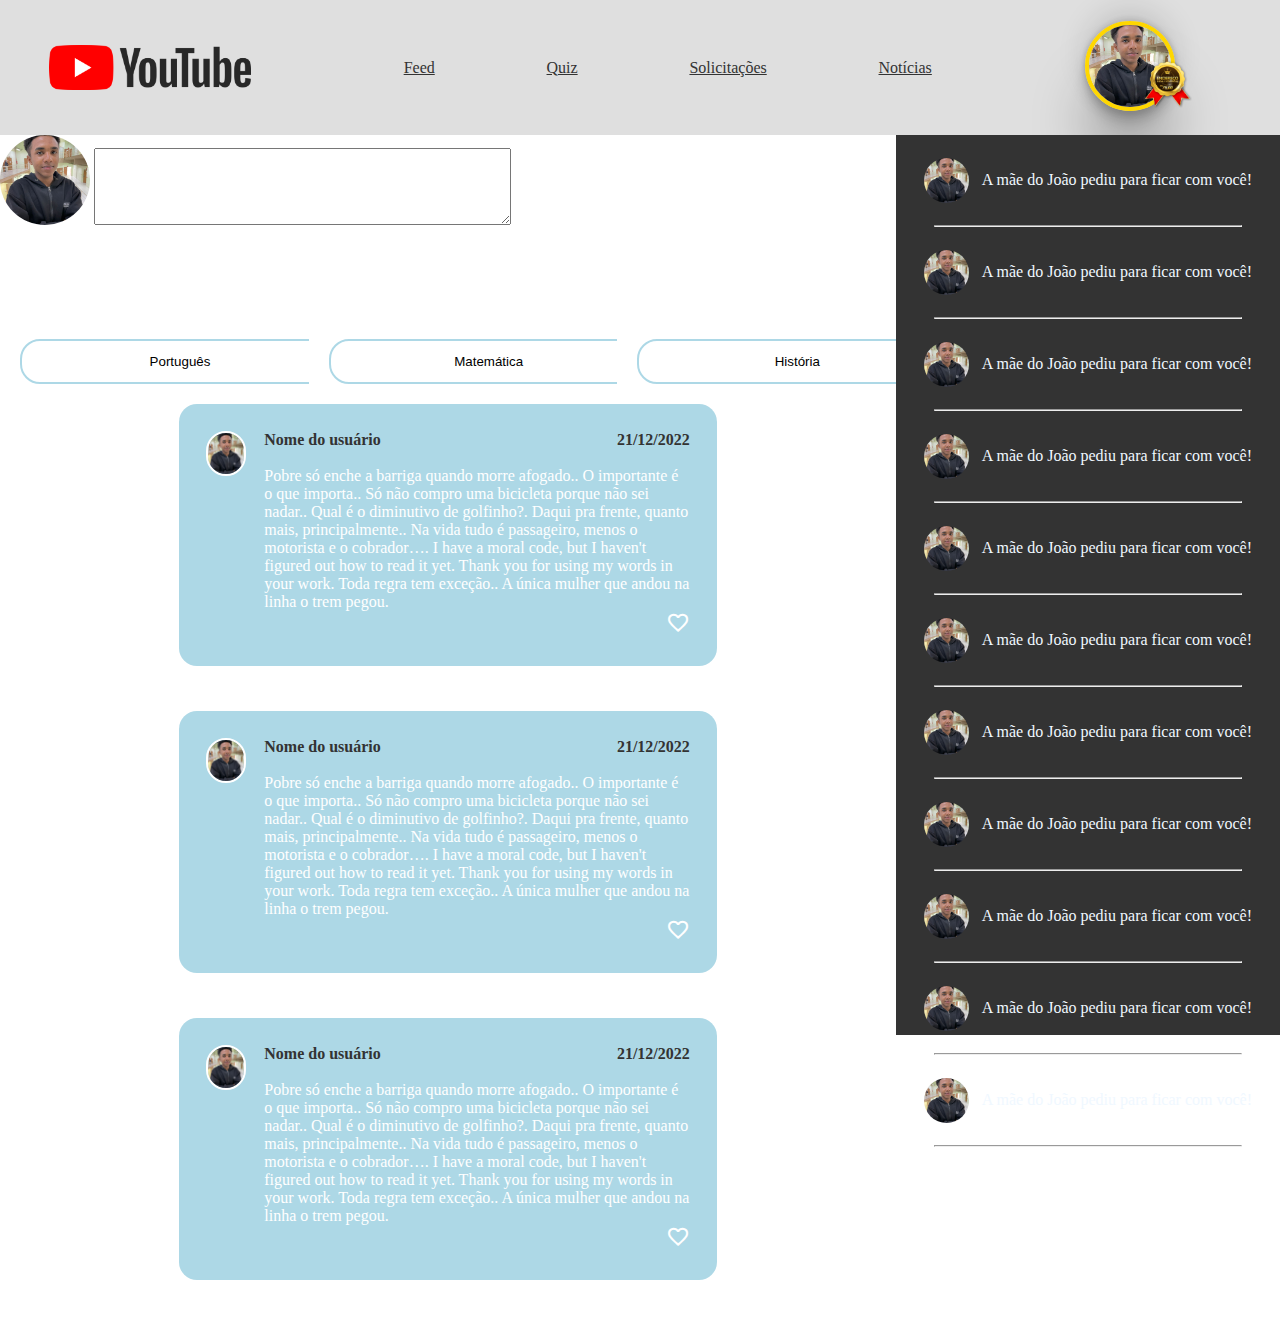
<file: index/index.html>
<!DOCTYPE html>
<html lang="pt-BR">
<head>
    <meta charset="UTF-8">
    <meta http-equiv="X-UA-Compatible" content="IE=edge">
    <meta name="viewport" content="width=device-width, initial-scale=1.0">
    <link rel="stylesheet" href="https://fonts.googleapis.com/css2?family=Material+Symbols+Outlined:opsz,wght,FILL,GRAD@20..48,100..700,0..1,-50..200" />
    <link rel="stylesheet" href="style.css">
    <link rel="stylesheet" href="/perfil/style.css">
    <link rel="shortcut icon" href="imgs/logo.png" type="image/x-icon">
    <link rel="stylesheet" href="https://cdn.jsdelivr.net/npm/swiper/swiper-bundle.min.css"/>
    <title>InfoTEC</title>
</head>
<body>
    <nav>
        <img src="imgs/logo.webp" alt="logo">
        <div class="navigation">
            <ul>
                <li><a href="">Feed</a></li>
                <li><a href="">Quiz</a></li>
                <li><a href="">Solicitações</a></li>
                <li><a href="">Notícias</a></li>
            </ul>
        </div>
            <div class="imgs">
                <img src="imgs/perfil.jpeg" alt="" class="foto_perfil">
                <img src="/patentes/ouro.png" alt="" class="patente">
            </div>
    </nav>

    <div id="home">
        <div class="left">
            <div class="criar_postagem">
                <img src="imgs/perfil.jpeg" alt="" class="foto_perfil">
                <textarea name="" id="" cols="50" rows="5"></textarea>
            </div>

            <div class="swiper mySwiper">
                <div class="swiper-wrapper">
                  <div class="swiper-slide">
                    <div class="opt1">
                        <input type="checkbox" name="port" id="port">
                        <button><label for="port">Português</label></button>
                    </div>
                  </div>

                  <div class="swiper-slide">
                    <div class="opt2">
                        <input type="checkbox" name="mat" id="mat">
                        <button><label for="mat">Matemática</label></button>
                    </div>
                  </div>

                  <div class="swiper-slide">
                    <div class="opt3">
                        <input type="checkbox" name="hist" id="hist">
                        <button><label for="hist">História</label></button>
                    </div>
                  </div>

                  <div class="swiper-slide">
                    <div class="opt4">
                        <input type="checkbox" name="geo" id="geo">
                        <button><label for="geo">Geografia</label></button>
                    </div>
                  </div>

                </div>
            </div>

            <div class="postagens">

                <div class="content_pergunta">
            
                    <img src="imgs/perfil.jpeg" alt="" class="foto_perfil">
            
                    <div class="pergunta">
                        <div class="titulo">
                            <p>Nome do usuário</p>
                            <p>21/12/2022</p>
                        </div>
            
                        <div class="texto">
                            <p>Pobre só enche a barriga quando morre afogado.. O importante é o que importa.. Só não compro uma bicicleta porque não sei nadar.. Qual é o diminutivo de golfinho?. Daqui pra frente, quanto mais, principalmente..
                                Na vida tudo é passageiro, menos o motorista e o cobrador…. I have a moral code, but I haven't figured out how to read it yet. Thank you for using my words in your work. Toda regra tem exceção.. A única mulher que andou na linha o trem pegou.</p>
                            <span class="material-symbols-outlined" style="text-align: end; width: 100%;">favorite</span>
                        </div>
                    </div>
                </div>
            
                <div class="content_pergunta">
            
                    <img src="imgs/perfil.jpeg" alt="" class="foto_perfil">
            
                    <div class="pergunta">
                        <div class="titulo">
                            <p>Nome do usuário</p>
                            <p>21/12/2022</p>
                        </div>
            
                        <div class="texto">
                            <p>Pobre só enche a barriga quando morre afogado.. O importante é o que importa.. Só não compro uma bicicleta porque não sei nadar.. Qual é o diminutivo de golfinho?. Daqui pra frente, quanto mais, principalmente..
                                Na vida tudo é passageiro, menos o motorista e o cobrador…. I have a moral code, but I haven't figured out how to read it yet. Thank you for using my words in your work. Toda regra tem exceção.. A única mulher que andou na linha o trem pegou.</p>
                            <span class="material-symbols-outlined" style="text-align: end; width: 100%;">favorite</span>
                        </div>
                    </div>
                </div>

                <div class="content_pergunta">
            
                    <img src="imgs/perfil.jpeg" alt="" class="foto_perfil">
            
                    <div class="pergunta">
                        <div class="titulo">
                            <p>Nome do usuário</p>
                            <p>21/12/2022</p>
                        </div>
            
                        <div class="texto">
                            <p>Pobre só enche a barriga quando morre afogado.. O importante é o que importa.. Só não compro uma bicicleta porque não sei nadar.. Qual é o diminutivo de golfinho?. Daqui pra frente, quanto mais, principalmente..
                                Na vida tudo é passageiro, menos o motorista e o cobrador…. I have a moral code, but I haven't figured out how to read it yet. Thank you for using my words in your work. Toda regra tem exceção.. A única mulher que andou na linha o trem pegou.</p>
                            <span class="material-symbols-outlined" style="text-align: end; width: 100%;">favorite</span>
                        </div>
                    </div>
                </div>
            </div>
        </div>

        <div class="right">
            <div class="notificacao">
                <img src="imgs/perfil.jpeg" alt="" class="foto_perfil">
                <p>A mãe do João pediu para ficar com você!</p>
            </div>
            <hr>
            <div class="notificacao">
                <img src="imgs/perfil.jpeg" alt="" class="foto_perfil">
                <p>A mãe do João pediu para ficar com você!</p>
            </div>
            <hr>
            <div class="notificacao">
                <img src="imgs/perfil.jpeg" alt="" class="foto_perfil">
                <p>A mãe do João pediu para ficar com você!</p>
            </div>
            <hr>
            <div class="notificacao">
                <img src="imgs/perfil.jpeg" alt="" class="foto_perfil">
                <p>A mãe do João pediu para ficar com você!</p>
            </div>
            <hr>
            <div class="notificacao">
                <img src="imgs/perfil.jpeg" alt="" class="foto_perfil">
                <p>A mãe do João pediu para ficar com você!</p>
            </div>
            <hr>
            <div class="notificacao">
                <img src="imgs/perfil.jpeg" alt="" class="foto_perfil">
                <p>A mãe do João pediu para ficar com você!</p>
            </div>
            <hr>
            <div class="notificacao">
                <img src="imgs/perfil.jpeg" alt="" class="foto_perfil">
                <p>A mãe do João pediu para ficar com você!</p>
            </div>
            <hr>
            <div class="notificacao">
                <img src="imgs/perfil.jpeg" alt="" class="foto_perfil">
                <p>A mãe do João pediu para ficar com você!</p>
            </div>
            <hr>
            <div class="notificacao">
                <img src="imgs/perfil.jpeg" alt="" class="foto_perfil">
                <p>A mãe do João pediu para ficar com você!</p>
            </div>
            <hr>
            <div class="notificacao">
                <img src="imgs/perfil.jpeg" alt="" class="foto_perfil">
                <p>A mãe do João pediu para ficar com você!</p>
            </div>
            <hr>
            <div class="notificacao">
                <img src="imgs/perfil.jpeg" alt="" class="foto_perfil">
                <p>A mãe do João pediu para ficar com você!</p>
            </div>
            <hr>
        </div>
    </div>


    <!-- Swiper JS -->
    <script src="https://cdn.jsdelivr.net/npm/swiper/swiper-bundle.min.js"></script>

    <!-- Initialize Swiper -->
    <script>
      var swiper = new Swiper(".mySwiper", {
        slidesPerView: 3,
        spaceBetween: 30,
        pagination: {
          el: ".swiper-pagination",
          clickable: true,
        },
      });
    </script>
</body>
</html>
</file>
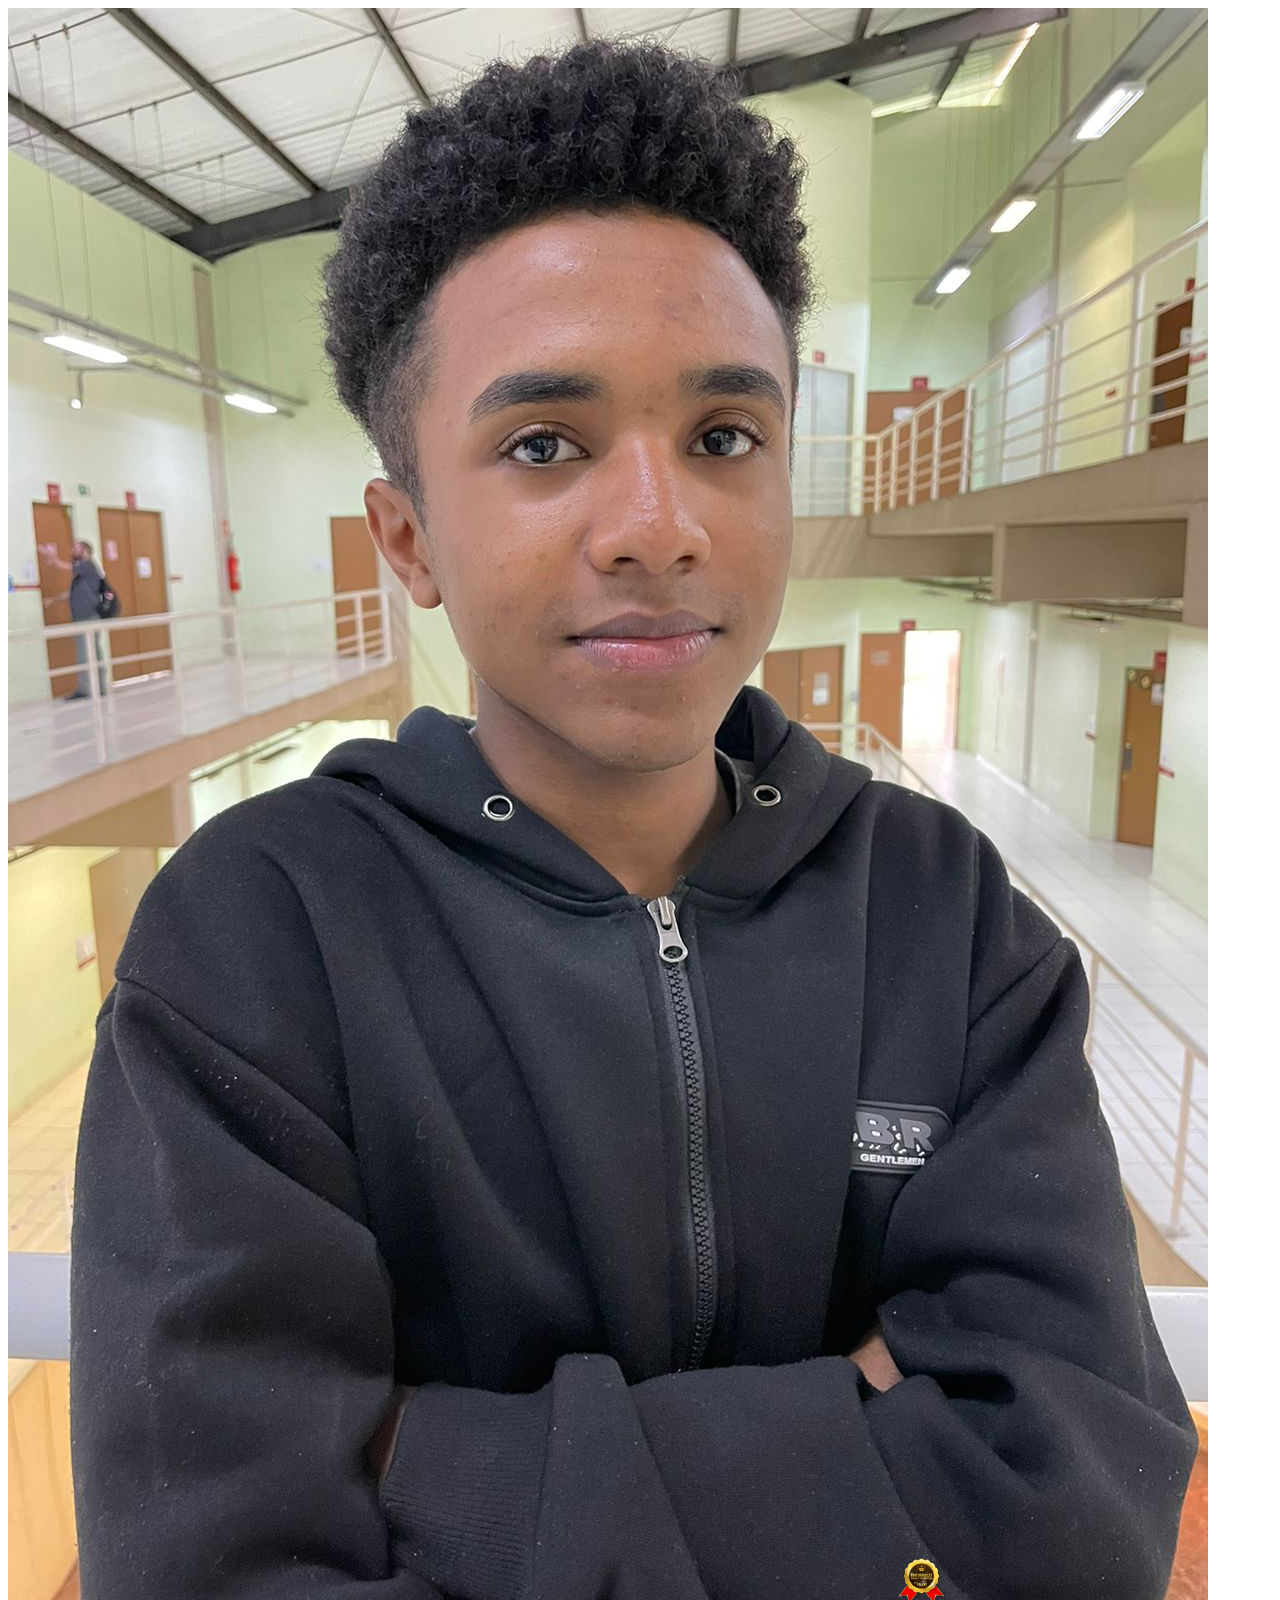
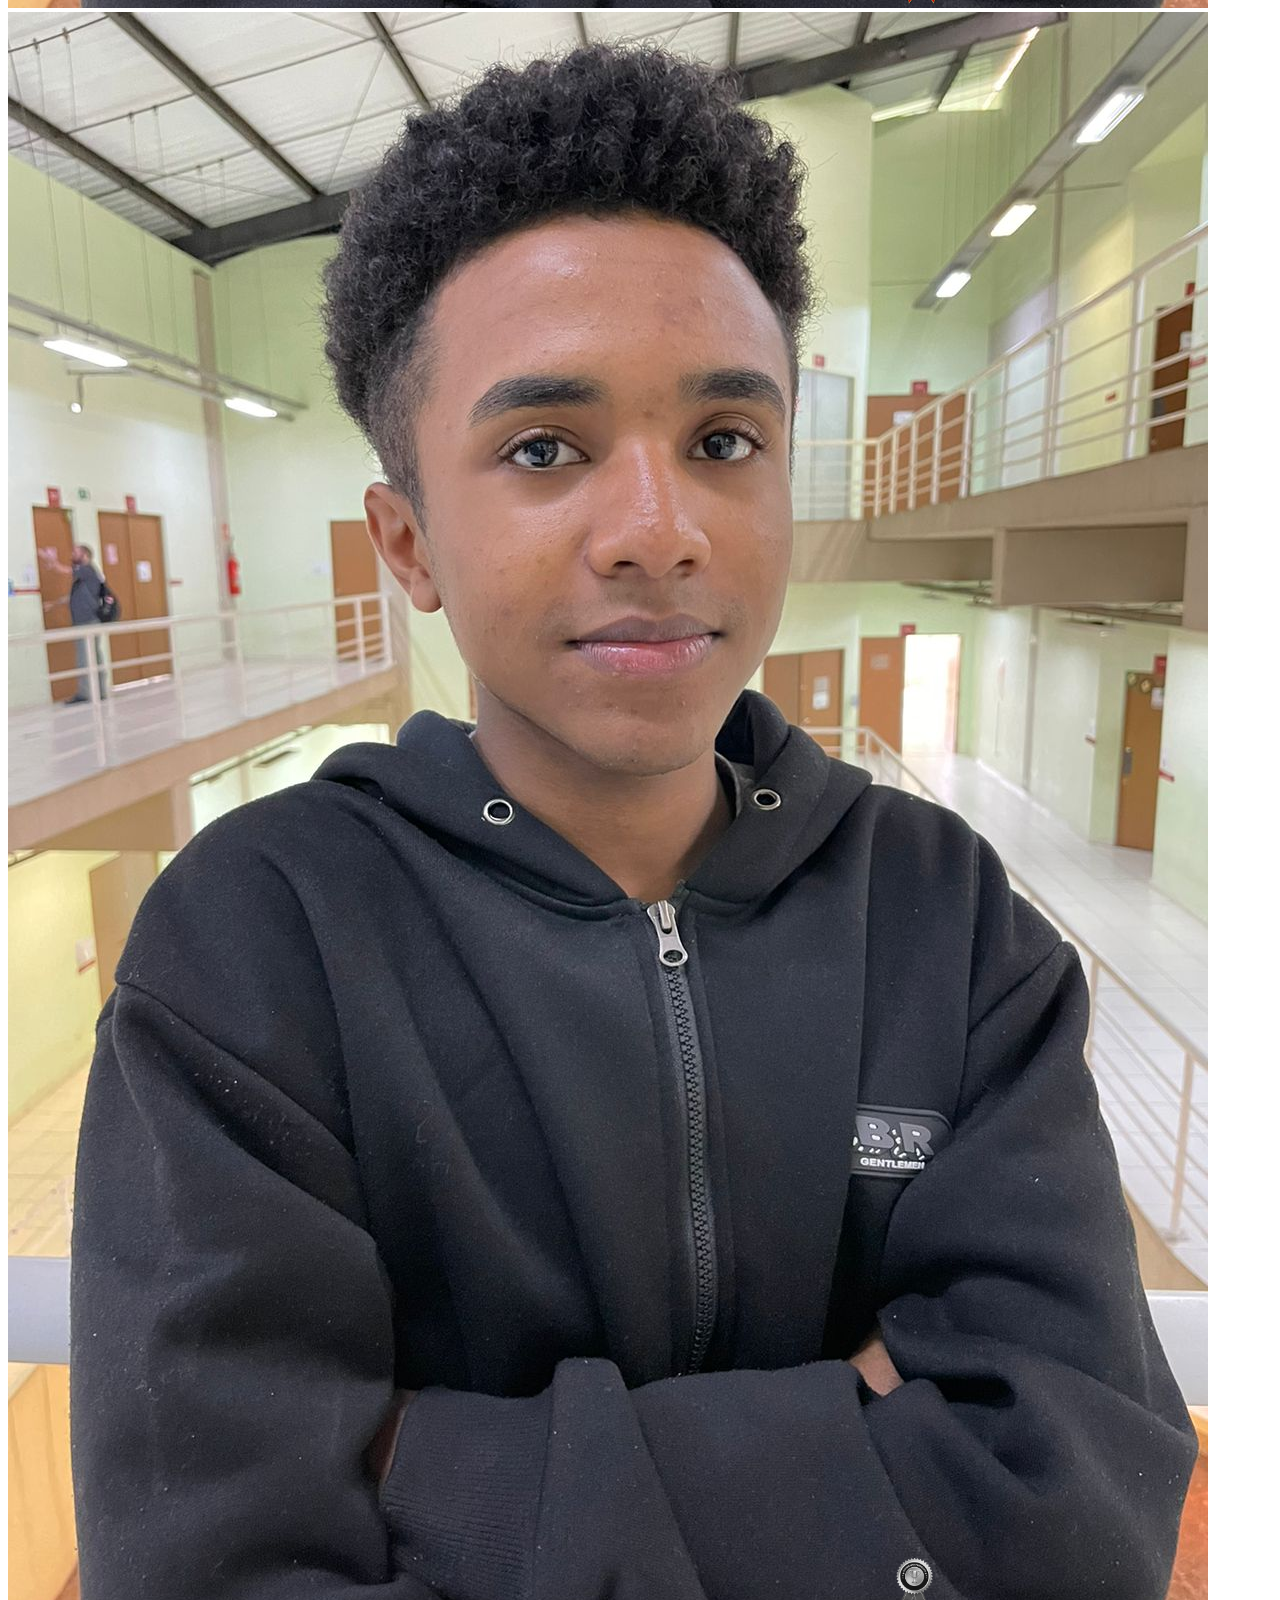
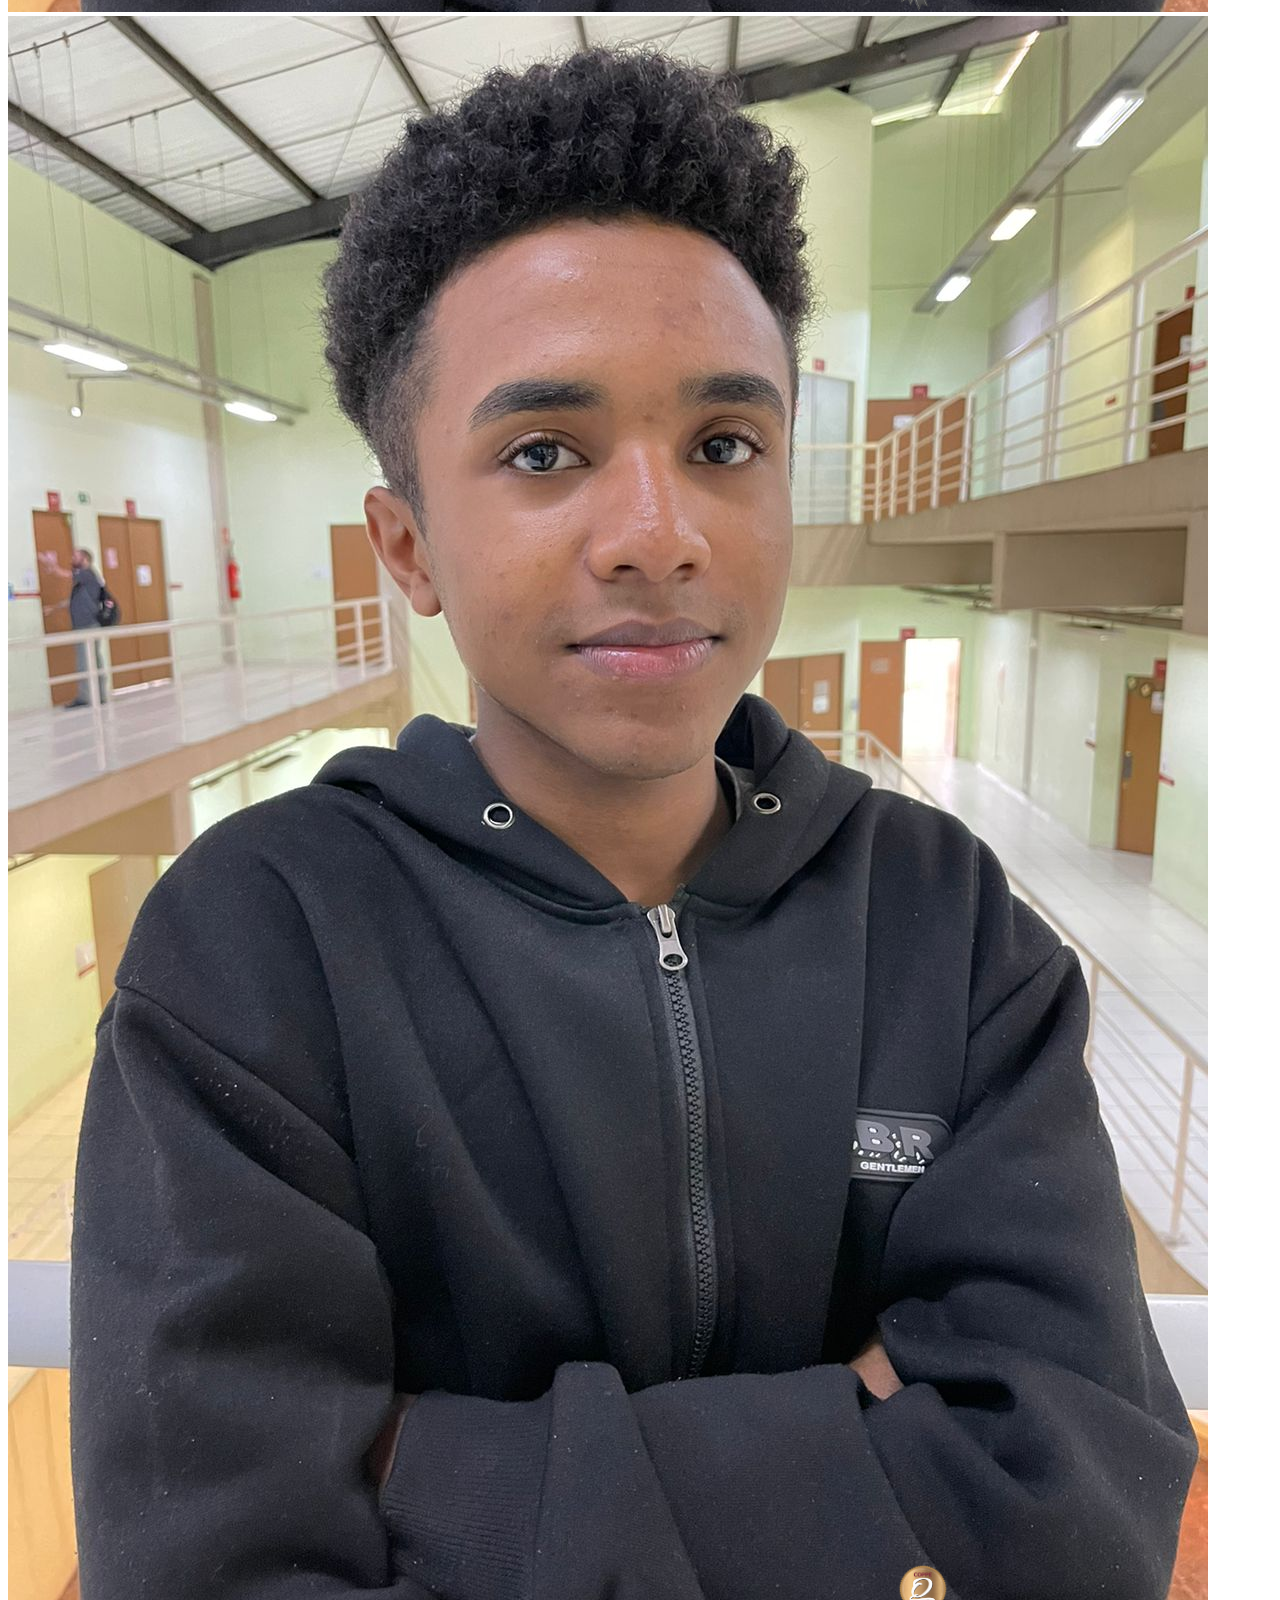
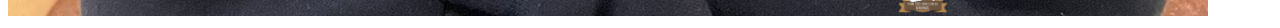
<file: perfil/index.html>
<!DOCTYPE html>
<html lang="en">
<head>
    <meta charset="UTF-8">
    <meta http-equiv="X-UA-Compatible" content="IE=edge">
    <meta name="viewport" content="width=device-width, initial-scale=1.0">
    <link rel="stylesheet" href="style.css">
    <title>Perfil</title>
</head>
<body>
    <div id="content">
        <div class="imgs">
            <img src="imgs/perfil.jpeg" alt="" class="foto_perfil">
            <img src="/patentes/ouro.png" alt="" class="patente">
        </div>
        <div class="imgs">
            <img src="imgs/perfil.jpeg" alt="" class="foto_perfil dois">
            <img src="/patentes/prata.webp" alt="" class="patente">
        </div>
        <div class="imgs">
            <img src="imgs/perfil.jpeg" alt="" class="foto_perfil tres">
            <img src="/patentes/bronze.png" alt="" class="patente">
        </div>
    </div>
</body>
</html>
</file>
<file: index/style.css>
* {
    padding: 0;
    margin: 0;
    box-sizing: border-box;
}

nav {
    display: flex;
    width: 100%;
    height: 15vh;
    background-color: rgb(223, 223, 223);
    align-items: center;
    justify-content: space-around;
}

nav .logo {

    display: flex;
    align-items: center;
    justify-content: space-around;
}

nav .logo img {
    height: 5vh;
}

nav .navigation {
    width: 50vw;
    display: flex;
    align-items: center;
    text-align: center;
    justify-content: space-around;
    list-style: none;
}

nav .navigation ul {
    width: 100%;
    display: flex;
    align-items: center;
    text-align: center;
    justify-content: space-around;
    list-style: none;
}

nav .navigation ul li a {
    color: #333;
}

nav img {
    height: 5vh;
}

#home {
    width: 100vw;
    display: flex;
}

#home .left {
    width: 70vw;
}

#home .right {
    background-color: #333;
    height: 100vh;
    width: 30vw;
}

#home .left .criar_postagem {
    margin-bottom: 10vh;
}



#home .left .criar_postagem img {
    height: 10vh;
    width: 10vh;
    object-fit: cover;
    border-radius: 10vh;
}


hr {
    width: 80%;
    margin: 0 auto;
}


.swiper {
    width: 100%;
}

.swiper-slide {
    text-align: center;
    font-size: 18px;
    padding: 20px;
    background: #fff;

    /* Center slide text vertically */
    display: -webkit-box;
    display: -ms-flexbox;
    display: -webkit-flex;
    display: flex;
    -webkit-box-pack: center;
    -ms-flex-pack: center;
    -webkit-box-align: center;
    -ms-flex-align: center;
    -webkit-align-items: center;
    align-items: center;
}

input[type="checkbox"] {
    display: none;
}

button {
    background-color: #fff;
    width: 25vw;
    height: 5vh;
    border: lightblue solid 2px;
    border-radius: 20px;
}

input[type="checkbox"]:checked+button {
    background-color: lightblue;
}







.postagens .content_pergunta {
    width: 60%;
    background-color: lightblue;
    padding: 3vh;
    border-radius: 2vh;
    margin: 0 auto;
    margin-bottom: 5vh;
    display: flex;
    justify-content: space-around;
}

.postagens .content_pergunta img {
    height: 5vh;
    width: 5vh;
    border: solid #fff 2px;
    border-radius: 5vh;
    object-fit: cover;
    margin-right: 2vh;
}

.postagens .content_pergunta .pergunta {
    width: 100%;
}

.postagens .content_pergunta .pergunta .titulo {
    width: 100%;
    color: #333;
    font-weight: bolder;
    display: flex;
    text-align: center;
    align-items: center;
    justify-content: center;
    justify-content: space-between;
    margin-bottom: 2vh;
}

.postagens .content_pergunta .pergunta .texto {
    width: 100%;
    color: #fff;
    margin: 0 auto;
}











.right .notificacao {
    width: 100%;
    height: 10vh;
    display: flex;
    align-items: center;
    justify-content: center;
}

.right .notificacao img {
    height: 5vh;
    width: 5vh;
    border-radius: 8vh;
    object-fit: cover;
    margin-right: 1vw;
}

.right .notificacao p {
    color: aliceblue;
}















@media screen and (max-width:390px) {
    nav .navigation {
        display: none;
    }


    #home .left .criar_postagem {
        display: flex;
        width: 100%;
        padding: 20px;
        margin-bottom: 10vh;
        align-items: center;
        justify-content: space-around;
    }

    #home .left .criar_postagem img {
        height: 7vh;
        width: 7vh;
        object-fit: cover;
        border-radius: 10vh;
    }

    #home .left .criar_postagem textarea {
        width: 80%;
        height: 6vh;
        border-radius: 100px;
    }


    #home {
        flex-direction: column;
    }

    #home .left {
        width: 100vw;
    }

    #home .right {
        width: 100vw;
    }



    .postagens .content_pergunta {
        width: 85%;
    }
}
</file>
<file: perfil/style.css>
nav .foto_perfil{
    height: 10vh;
    width: 10vh;
    object-fit: cover;
    border-radius: 35vh;
    border: solid gold .5vh;
    box-shadow: rgba(0, 0, 0, 0.25) 0px 54px 55px, rgba(0, 0, 0, 0.12) 0px -12px 30px, rgba(0, 0, 0, 0.12) 0px 4px 6px, rgba(0, 0, 0, 0.17) 0px 12px 13px, rgba(0, 0, 0, 0.09) 0px -3px 5px;        
}

.patente{
    height: 6vh;
    width: auto;    
    position: relative;
    left: -25%;
}
</file>
